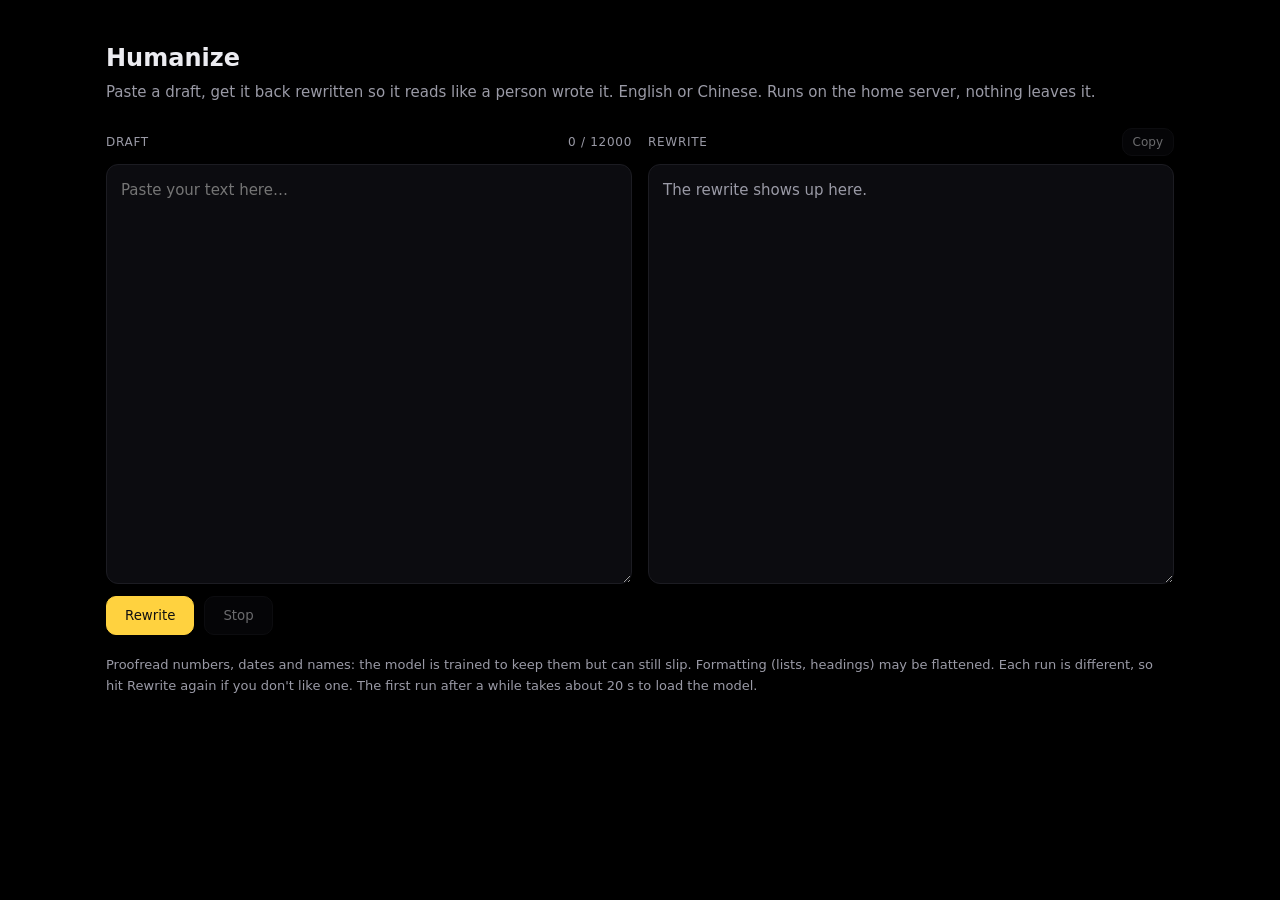
<file: infra/ai/humanizer/index.html>
<!DOCTYPE html>
<html lang="en">
<head>
<meta charset="utf-8">
<title>Humanize · kebin</title>
<meta name="robots" content="noindex, nofollow, noarchive">
<meta name="viewport" content="width=device-width, initial-scale=1">
<meta name="theme-color" content="#ffd23f">
<style>
:root{--bg:#000;--fg:#ececf1;--muted:#9a9aa6;--line:#1c1c22;--card:#0c0c10;--accent:#ffd23f;--accent-fg:#111;--down:#ff5c5c}
*{box-sizing:border-box}
html{color-scheme:dark}
body{margin:0;background:var(--bg);color:var(--fg);font:15px/1.55 Inter,system-ui,-apple-system,"Segoe UI",sans-serif}
.wrap{max-width:1100px;margin:0 auto;padding:40px 16px}
h1{font-size:24px;margin:0 0 4px}
.lead{color:var(--muted);margin:0 0 24px}
.cols{display:grid;grid-template-columns:1fr 1fr;gap:16px}
@media (max-width:800px){.cols{grid-template-columns:1fr}}
.pane{display:flex;flex-direction:column;min-width:0}
.head{display:flex;justify-content:space-between;align-items:center;font-size:12px;text-transform:uppercase;letter-spacing:.06em;color:var(--muted);margin-bottom:8px;min-height:28px}
textarea,.out{width:100%;min-height:420px;background:var(--card);color:var(--fg);border:1px solid var(--line);border-radius:12px;padding:14px;font:inherit;resize:vertical}
textarea:focus{outline:none;border-color:var(--accent)}
.out{white-space:pre-wrap;overflow-wrap:anywhere;overflow:auto}
.out.empty{color:var(--muted)}
.bar{display:flex;gap:10px;flex-wrap:wrap;align-items:center;margin-top:12px}
button{font:600 14px/1 inherit;font-family:inherit;border-radius:10px;padding:11px 18px;border:1px solid var(--line);background:var(--card);color:var(--fg);cursor:pointer}
button.go{background:var(--accent);color:var(--accent-fg);border-color:var(--accent)}
button:disabled{opacity:.45;cursor:default}
.small{padding:6px 10px;font-size:12px}
.count.over{color:var(--down)}
.state{color:var(--muted);font-size:13px}
.note{color:var(--muted);font-size:13px;margin-top:20px}
a{color:var(--accent)}
</style>
</head>
<body>
<main class="wrap">
  <h1>Humanize</h1>
  <p class="lead">Paste a draft, get it back rewritten so it reads like a person wrote it. English or Chinese. Runs on the home server, nothing leaves it.</p>

  <div class="cols">
    <section class="pane">
      <div class="head"><span>Draft</span><span class="count" id="count">0 / 12000</span></div>
      <textarea id="draft" placeholder="Paste your text here…" spellcheck="true"></textarea>
    </section>
    <section class="pane">
      <div class="head"><span>Rewrite</span><button class="small" id="copy" disabled>Copy</button></div>
      <div class="out empty" id="out">The rewrite shows up here.</div>
    </section>
  </div>

  <div class="bar">
    <button class="go" id="go">Rewrite</button>
    <button id="stop" disabled>Stop</button>
    <span class="state" id="state"></span>
  </div>

  <p class="note">Proofread numbers, dates and names: the model is trained to keep them but can still slip. Formatting (lists, headings) may be flattened. Each run is different, so hit Rewrite again if you don't like one. The first run after a while takes about 20&nbsp;s to load the model.</p>
</main>
<script>
const MAX = 12000;
const $ = id => document.getElementById(id);
const draft = $('draft'), out = $('out'), go = $('go'), stop = $('stop'), copy = $('copy'), state = $('state'), count = $('count');
let ctrl = null;

try { draft.value = localStorage.getItem('humanize-draft') || ''; } catch (e) {}
function updateCount() {
  count.textContent = draft.value.length + ' / ' + MAX;
  count.classList.toggle('over', draft.value.length > MAX);
  try { localStorage.setItem('humanize-draft', draft.value); } catch (e) {}
}
draft.addEventListener('input', updateCount);
updateCount();

function busy(on) { go.disabled = on; stop.disabled = !on; draft.readOnly = on; }

go.onclick = async () => {
  const text = draft.value.trim();
  if (!text) { state.textContent = 'Paste something first.'; return; }
  if (text.length > MAX) { state.textContent = 'Too long, split it into parts.'; return; }
  ctrl = new AbortController();
  busy(true);
  out.textContent = ''; out.classList.remove('empty'); copy.disabled = true;
  state.textContent = 'Starting… (loading the model can take ~20 s)';
  const t0 = performance.now(); let tokens = 0, got = '';
  try {
    const r = await fetch('api/rewrite', {method: 'POST', headers: {'Content-Type': 'application/json'},
                                           body: JSON.stringify({text}), signal: ctrl.signal});
    if (!r.ok) throw new Error(await r.text() || ('HTTP ' + r.status));
    const reader = r.body.getReader(), dec = new TextDecoder();
    let buf = '';
    for (;;) {
      const {value, done} = await reader.read();
      if (done) break;
      buf += dec.decode(value, {stream: true});
      let i;
      while ((i = buf.indexOf('\n')) >= 0) {
        const line = buf.slice(0, i).trim(); buf = buf.slice(i + 1);
        if (!line.startsWith('data:')) continue;
        const data = line.slice(5).trim();
        if (data === '[DONE]') continue;
        try {
          const piece = JSON.parse(data).choices?.[0]?.text || '';
          if (piece) { got += piece; tokens++; out.textContent = got.replace(/^\s+/, ''); }
        } catch (e) {}
      }
      if (tokens) state.textContent = 'Writing… ' + tokens + ' tokens';
    }
    const s = (performance.now() - t0) / 1000;
    state.textContent = 'Done in ' + s.toFixed(1) + ' s.';
  } catch (e) {
    state.textContent = e.name === 'AbortError' ? 'Stopped.' : ('Error: ' + e.message);
  } finally {
    busy(false); ctrl = null;
    copy.disabled = !out.textContent || out.classList.contains('empty');
  }
};
stop.onclick = () => ctrl && ctrl.abort();
copy.onclick = async () => {
  try { await navigator.clipboard.writeText(out.textContent); copy.textContent = 'Copied'; }
  catch (e) { copy.textContent = 'Copy failed'; }
  setTimeout(() => copy.textContent = 'Copy', 1500);
};
</script>
</body>
</html>
</file>
